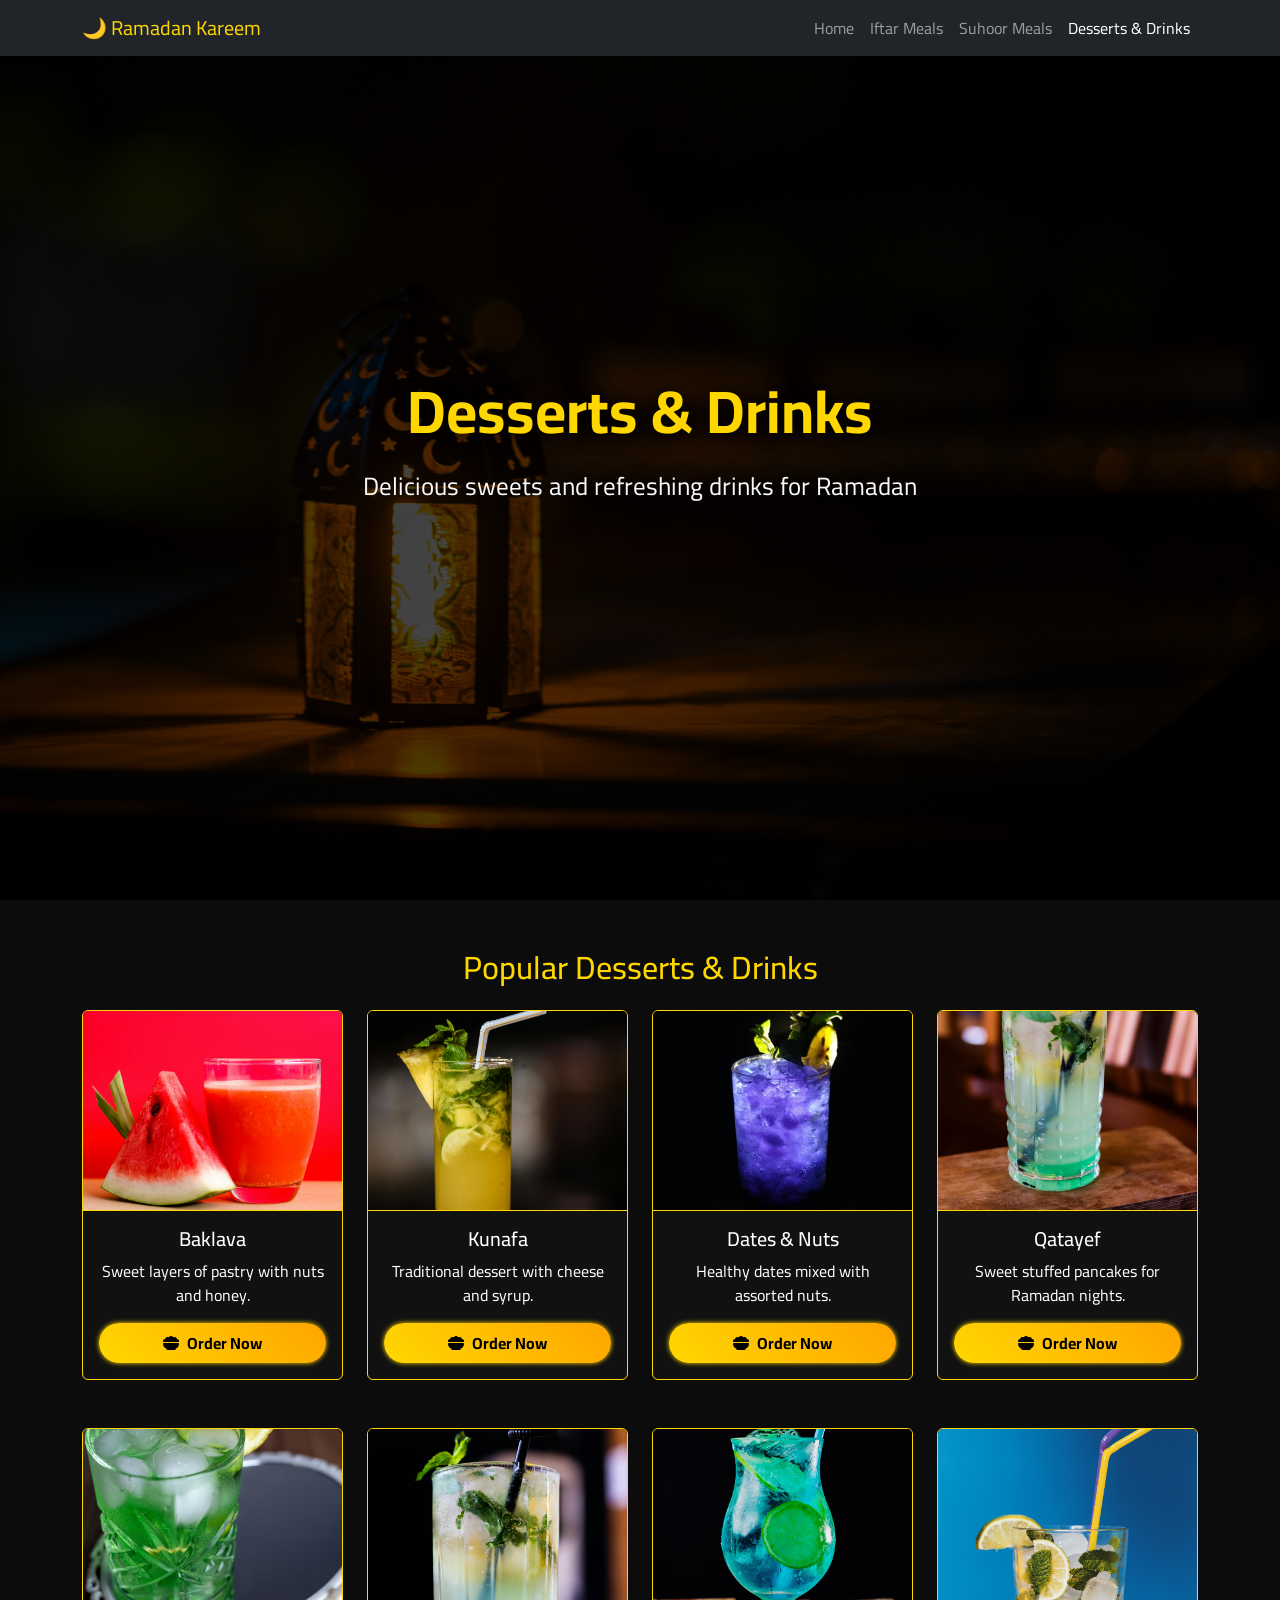
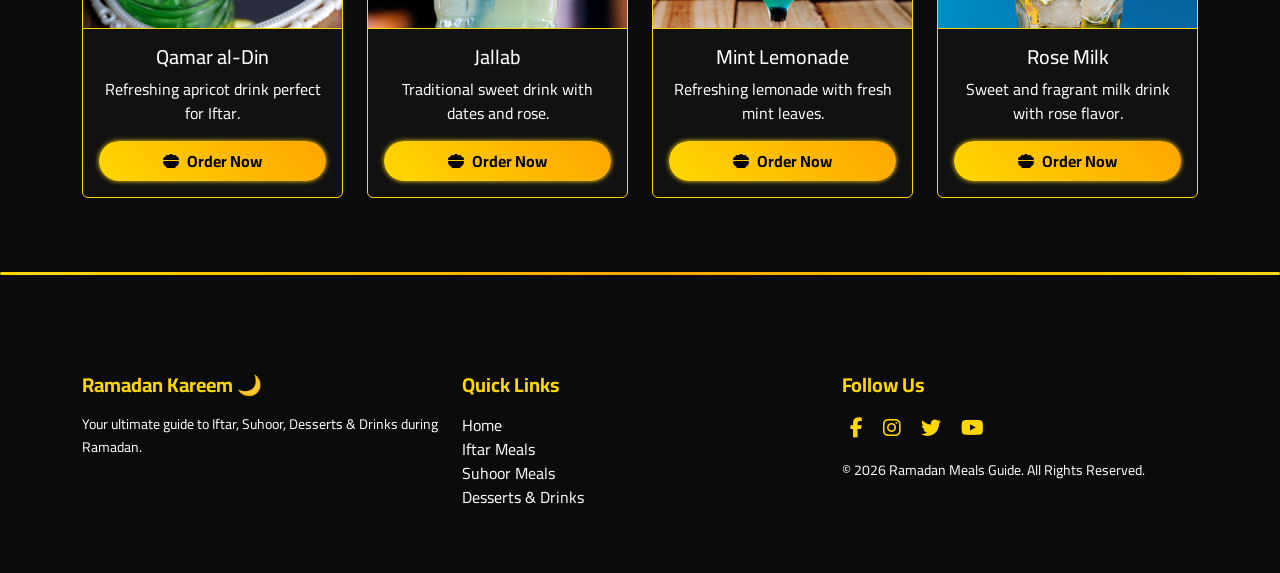
<file: drinks&deserts.html>
<!DOCTYPE html>
<html lang="en">
<head>
    <meta charset="UTF-8">
    <meta name="viewport" content="width=device-width, initial-scale=1">

    <title>Desserts & Drinks | Ramadan Kareem</title>

    <!-- Bootstrap -->
    <link href="https://cdn.jsdelivr.net/npm/bootstrap@5.3.2/dist/css/bootstrap.min.css" rel="stylesheet">

    <!-- Font Awesome -->
    <link rel="stylesheet"
    href="https://cdnjs.cloudflare.com/ajax/libs/font-awesome/6.5.0/css/all.min.css">

    <!-- Google Font -->
    <link href="https://fonts.googleapis.com/css2?family=Cairo:wght@300;600;800&display=swap" rel="stylesheet">

    <!-- CSS -->
    <link rel="stylesheet" href="./css/style.css">
</head>
<body>

<!-- ================= NAVBAR ================= -->
<nav class="navbar navbar-expand-lg navbar-dark bg-dark fixed-top">
    <div class="container">

        <a class="navbar-brand gold" href="index.html">🌙 Ramadan Kareem</a>

        <button class="navbar-toggler" type="button" data-bs-toggle="collapse" data-bs-target="#navMenu">
            <span class="navbar-toggler-icon"></span>
        </button>

        <div class="collapse navbar-collapse" id="navMenu">
            <ul class="navbar-nav ms-auto">
                <li class="nav-item"><a class="nav-link" href="index.html">Home</a></li>
                <li class="nav-item"><a class="nav-link" href="iftar.html">Iftar Meals</a></li>
                <li class="nav-item"><a class="nav-link" href="shour.html">Suhoor Meals</a></li>
                <li class="nav-item"><a class="nav-link active" href="drinks&deserts.html">Desserts & Drinks</a></li>
                
            </ul>
        </div>

    </div>
</nav>

<!-- ================= HERO ================= -->
<section class="hero" style="background-image: url(./assets/images/12.jpg);">
    <div class="hero-overlay">
        <div class="container text-center text-light">
            <h1 class="hero-title">Desserts & Drinks</h1>
            <p class="hero-text">Delicious sweets and refreshing drinks for Ramadan</p>
        </div>
    </div>
</section>

<!-- ================= CARDS 8 ================= -->
<section class="container mt-5">
    <h2 class="section-title text-center">Popular Desserts & Drinks</h2>

    <!-- Row 1: 4 Cards -->
    <div class="row mt-4">

        <!-- Card 1 -->
        <div class="col-md-3 mb-4">
            <div class="card food-card">
                <img src="./assets/images/1.jpg" class="card-img-top">
                <div class="card-body text-center">
                    <h5>Baklava</h5>
                    <p>Sweet layers of pastry with nuts and honey.</p>
                    <a href="#" class="btn view-btn"><i class="fa-solid fa-bowl-food"></i> Order Now</a>
                </div>
            </div>
        </div>

        <!-- Card 2 -->
        <div class="col-md-3 mb-4">
            <div class="card food-card">
                <img src="./assets/images/2.jpg" class="card-img-top">
                <div class="card-body text-center">
                    <h5>Kunafa</h5>
                    <p>Traditional dessert with cheese and syrup.</p>
                    <a href="#" class="btn view-btn"><i class="fa-solid fa-bowl-food"></i> Order Now</a>
                </div>
            </div>
        </div>

        <!-- Card 3 -->
        <div class="col-md-3 mb-4">
            <div class="card food-card">
                <img src="./assets/images/pexels-tonyleong81-2093089.jpg" class="card-img-top">
                <div class="card-body text-center">
                    <h5>Dates & Nuts</h5>
                    <p>Healthy dates mixed with assorted nuts.</p>
                    <a href="#" class="btn view-btn"><i class="fa-solid fa-bowl-food"></i> Order Now</a>
                </div>
            </div>
        </div>

        <!-- Card 4 -->
        <div class="col-md-3 mb-4">
            <div class="card food-card">
                <img src="./assets/images/3.jpg" class="card-img-top">
                <div class="card-body text-center">
                    <h5>Qatayef</h5>
                    <p>Sweet stuffed pancakes for Ramadan nights.</p>
                    <a href="order.html" class="btn view-btn"><i class="fa-solid fa-bowl-food"></i> Order Now</a>
                </div>
            </div>
        </div>

    </div>

    <!-- Row 2: 4 Cards -->
    <div class="row mt-4">

        <!-- Card 5 -->
        <div class="col-md-3 mb-4">
            <div class="card food-card">
                <img src="./assets/images/4.jpg" class="card-img-top">
                <div class="card-body text-center">
                    <h5>Qamar al-Din</h5>
                    <p>Refreshing apricot drink perfect for Iftar.</p>
                    <a href="order.html" class="btn view-btn"><i class="fa-solid fa-bowl-food"></i> Order Now</a>
                </div>
            </div>
        </div>

        <!-- Card 6 -->
        <div class="col-md-3 mb-4">
            <div class="card food-card">
                <img src="./assets/images/5.jpg" class="card-img-top">
                <div class="card-body text-center">
                    <h5>Jallab</h5>
                    <p>Traditional sweet drink with dates and rose.</p>
                    <a href="order.html" class="btn view-btn"><i class="fa-solid fa-bowl-food"></i> Order Now</a>
                </div>
            </div>
        </div>

        <!-- Card 7 -->
        <div class="col-md-3 mb-4">
            <div class="card food-card">
                <img src="./assets/images/6.jpg" class="card-img-top">
                <div class="card-body text-center">
                    <h5>Mint Lemonade</h5>
                    <p>Refreshing lemonade with fresh mint leaves.</p>
                    <a href="order.html" class="btn view-btn"><i class="fa-solid fa-bowl-food"></i> Order Now</a>
                </div>
            </div>
        </div>

        <!-- Card 8 -->
        <div class="col-md-3 mb-4">
            <div class="card food-card">
                <img src="./assets/images/7.jpg" class="card-img-top">
                <div class="card-body text-center">
                    <h5>Rose Milk</h5>
                    <p>Sweet and fragrant milk drink with rose flavor.</p>
                    <a href="order.html" class="btn view-btn"><i class="fa-solid fa-bowl-food"></i> Order Now</a>
                </div>
            </div>
        </div>

    </div>

</section>

<!-- Divider -->
<div class="footer-divider"></div>

<!-- ================= FOOTER ================= -->
<footer class="footer pt-5 pb-4">
    <div class="container">
        <div class="row text-center text-md-start">

            <!-- About -->
            <div class="col-md-4 mb-4">
                <h5 class="gold mb-3">Ramadan Kareem 🌙</h5>
                <p class="text-white">
                    Your ultimate guide to Iftar, Suhoor, Desserts & Drinks during Ramadan.
                </p>
            </div>

            <!-- Quick Links -->
            <div class="col-md-4 mb-4">
                <h5 class="gold mb-3">Quick Links</h5>
                <ul class="list-unstyled">
                    <li><a href="index.html" class="footer-link">Home</a></li>
                    <li><a href="iftar.html" class="footer-link">Iftar Meals</a></li>
                    <li><a href="shour.html" class="footer-link">Suhoor Meals</a></li>
                    <li><a href="drinks&deserts.html" class="footer-link">Desserts & Drinks</a></li>
                   
                </ul>
            </div>

            <!-- Social -->
            <div class="col-md-4 mb-4 text-center text-md-start">
                <h5 class="gold mb-3">Follow Us</h5>
                <div class="social-icons mb-3">
                    <a href="#"><i class="fab fa-facebook-f"></i></a>
                    <a href="#"><i class="fab fa-instagram"></i></a>
                    <a href="#"><i class="fab fa-twitter"></i></a>
                    <a href="#"><i class="fab fa-youtube"></i></a>
                </div>
                <p class="text-white">© 2026 Ramadan Meals Guide. All Rights Reserved.</p>
            </div>

        </div>
    </div>
</footer>

<!-- Bootstrap JS -->
<script src="https://cdn.jsdelivr.net/npm/bootstrap@5.3.2/dist/js/bootstrap.bundle.min.js"></script>

</body>
</html>
</file>
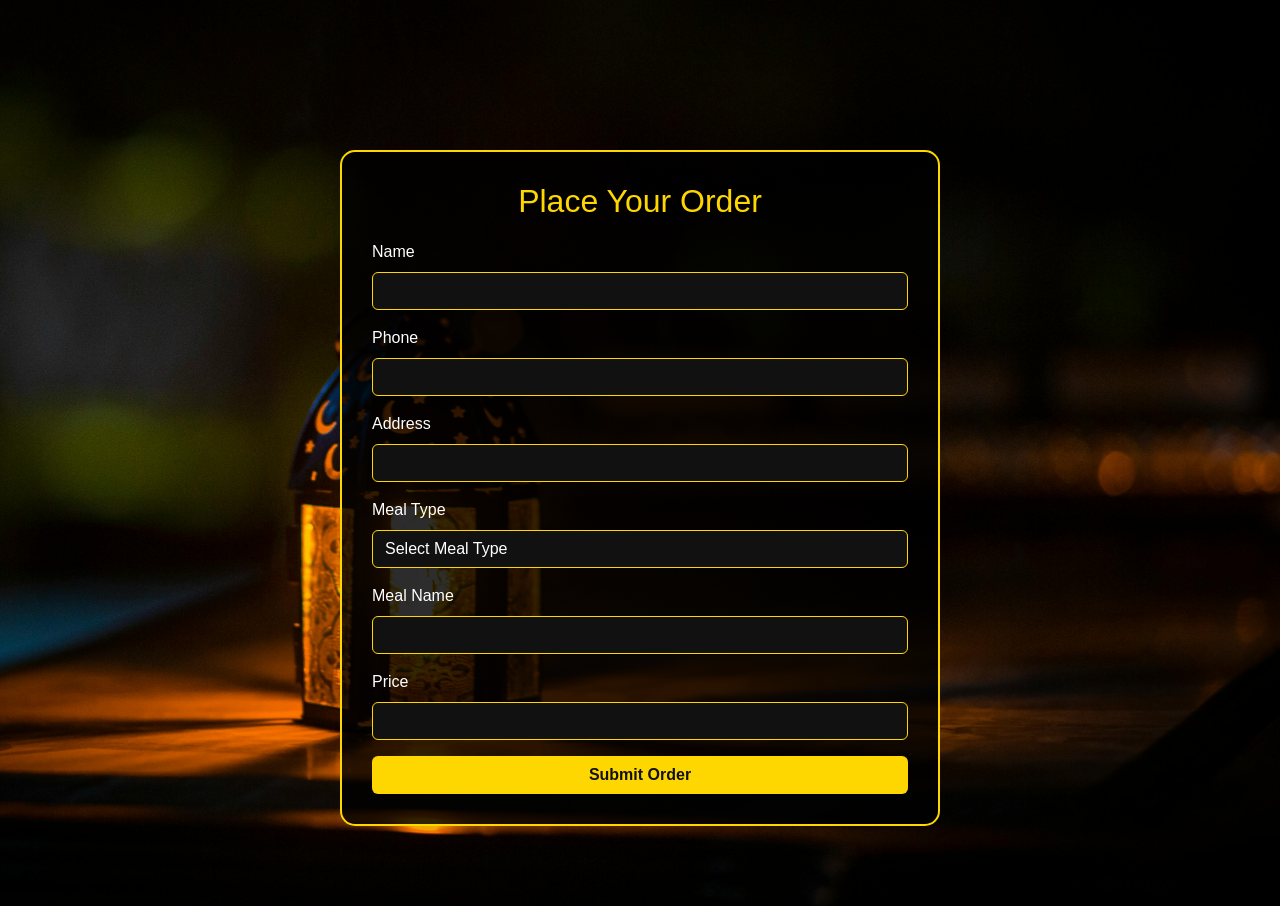
<file: order.html>
<!DOCTYPE html>
<html lang="en">

<head>
    <meta charset="UTF-8">
    <meta name="viewport" content="width=device-width, initial-scale=1">
    <title>Place Your Order | Ramadan Kareem</title>
    <link href="https://cdn.jsdelivr.net/npm/bootstrap@5.3.2/dist/css/bootstrap.min.css" rel="stylesheet">
    <style>
        body {
            background: url('./assets/images/12.jpg') center/cover no-repeat;
            color: #fff;
            font-family: 'Cairo', sans-serif;
            padding-top: 70px;
        }

        .form-container {
            max-width: 600px;
            margin: 80px auto;
            background: rgba(0, 0, 0, 0.8);
            padding: 30px;
            border-radius: 15px;
            border: 2px solid gold;
        }

        h2 {
            color: gold;
            text-align: center;
            margin-bottom: 20px;
        }

        .form-label {
            color: #fff;
        }

        .form-control,
        .form-select {
            background: #111;
            color: #fff;
            border: 1px solid gold;
        }

        .form-control:focus,
        .form-select:focus {
            border-color: orange;
            box-shadow: 0 0 5px gold;
        }

        .btn-order {
            background: gold;
            color: #111;
            font-weight: 600;
            width: 100%;
        }

        .btn-order:hover {
            background: darkorange;
            color: #fff;
        }
    </style>
</head>

<body>

    <div class="form-container">
        <h2>Place Your Order</h2>
        <form id="orderForm">
            <div class="mb-3">
                <label class="form-label">Name</label>
                <input type="text" class="form-control" id="customerName" required>
            </div>
            <div class="mb-3">
                <label class="form-label">Phone</label>
                <input type="tel" class="form-control" id="customerPhone" required>
            </div>
            <div class="mb-3">
                <label class="form-label">Address</label>
                <input type="text" class="form-control" id="customerAddress" required>
            </div>
            <div class="mb-3">
                <label class="form-label">Meal Type</label>
                <select class="form-select" id="mealType" required>
                    <option value="" disabled selected>Select Meal Type</option>
                    <option>Iftar Meal</option>
                    <option>Suhoor Meal</option>
                    <option>Dessert / Drink</option>
                </select>
            </div>
            <div class="mb-3">
                <label class="form-label">Meal Name</label>
                <input type="text" class="form-control" id="mealName" required>
            </div>
            <div class="mb-3">
                <label class="form-label">Price</label>
                <input type="number" class="form-control" id="mealPrice" required>
            </div>
            <button type="submit" class="btn btn-order">Submit Order</button>
        </form>
    </div>

    <script>
        const form = document.getElementById('orderForm');

        form.addEventListener('submit', function (e) {
            e.preventDefault();

            const orderData = {
                name: document.getElementById('customerName').value,
                phone: document.getElementById('customerPhone').value,
                address: document.getElementById('customerAddress').value,
                mealType: document.getElementById('mealType').value,
                mealName: document.getElementById('mealName').value,
                price: document.getElementById('mealPrice').value
            };

            console.log('Order Submitted:', orderData);

            // حفظ في LocalStorage
            localStorage.setItem('latestOrder', JSON.stringify(orderData));

            // تحويل لصفحة orders.html
            window.location.href = 'orders.html';
        });
    </script>

</body>

</html>
</file>
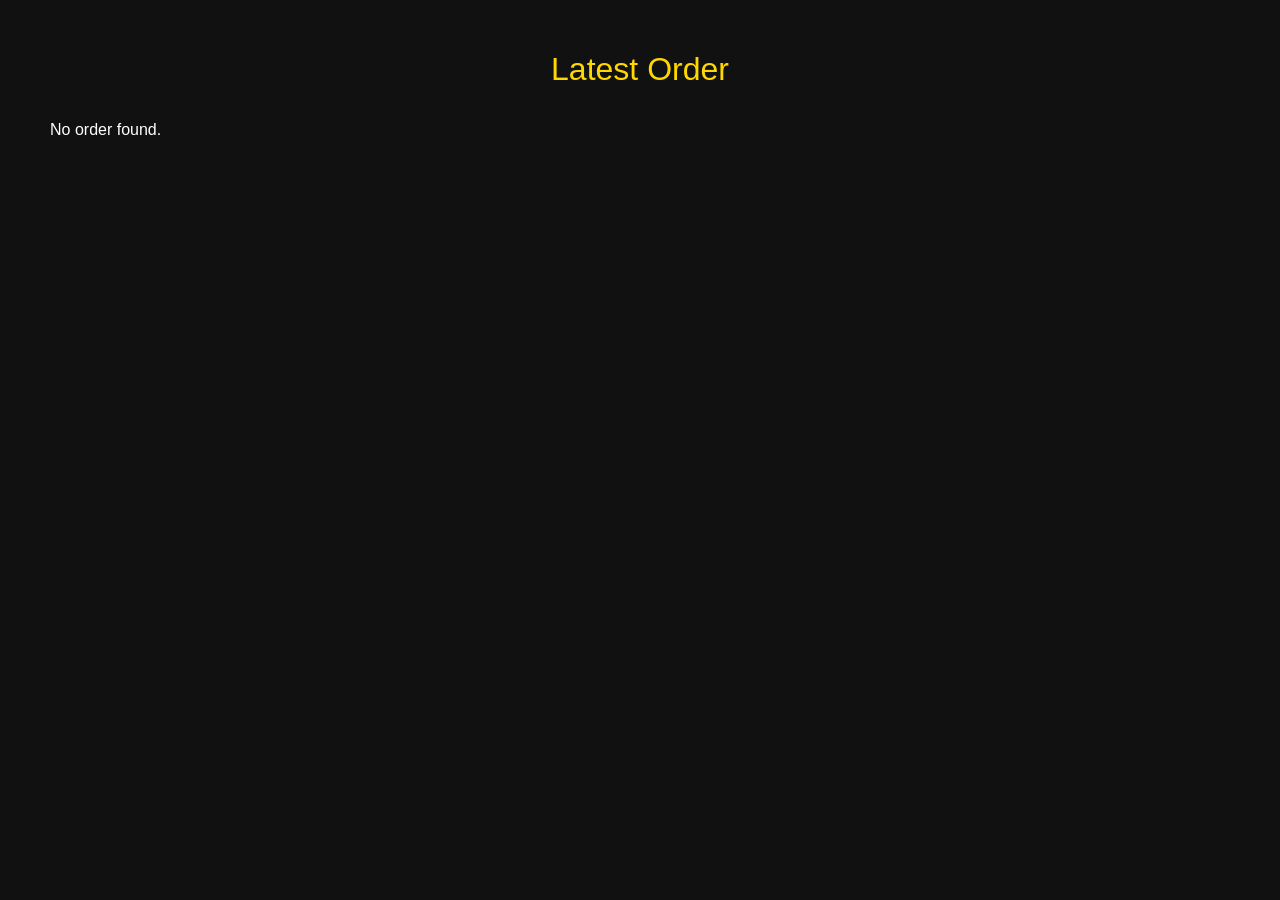
<file: orders.html>
<!DOCTYPE html>
<html lang="en">
<head>
<meta charset="UTF-8">
<meta name="viewport" content="width=device-width, initial-scale=1">
<title>Orders | Ramadan Kareem</title>
<link href="https://cdn.jsdelivr.net/npm/bootstrap@5.3.2/dist/css/bootstrap.min.css" rel="stylesheet">
<style> 
body{background:#111;color:#fff;font-family:'Cairo',sans-serif;padding:50px;}
h2{color:gold;text-align:center;margin-bottom:30px;}
.order-card{background:#222;border:1px solid gold;padding:20px;border-radius:10px;margin-bottom:20px;}
</style>
</head>
<body>

<h2>Latest Order</h2>
<div id="orderContainer"></div>

<script>
const orderContainer = document.getElementById('orderContainer');

// قراءة بيانات الطلب من LocalStorage
const orderData = JSON.parse(localStorage.getItem('latestOrder'));

if(orderData){
    const card = document.createElement('div');
    card.classList.add('order-card');
    card.innerHTML = `
        <p><strong>Name:</strong> ${orderData.name}</p>
        <p><strong>Phone:</strong> ${orderData.phone}</p>
        <p><strong>Address:</strong> ${orderData.address}</p>
        <p><strong>Meal Type:</strong> ${orderData.mealType}</p>
        <p><strong>Meal Name:</strong> ${orderData.mealName}</p>
        <p><strong>Price:</strong> $${orderData.price}</p>
    `;
    orderContainer.appendChild(card);
}else{
    orderContainer.innerHTML = "<p>No order found.</p>";
}
</script>

</body>
</html>
</file>
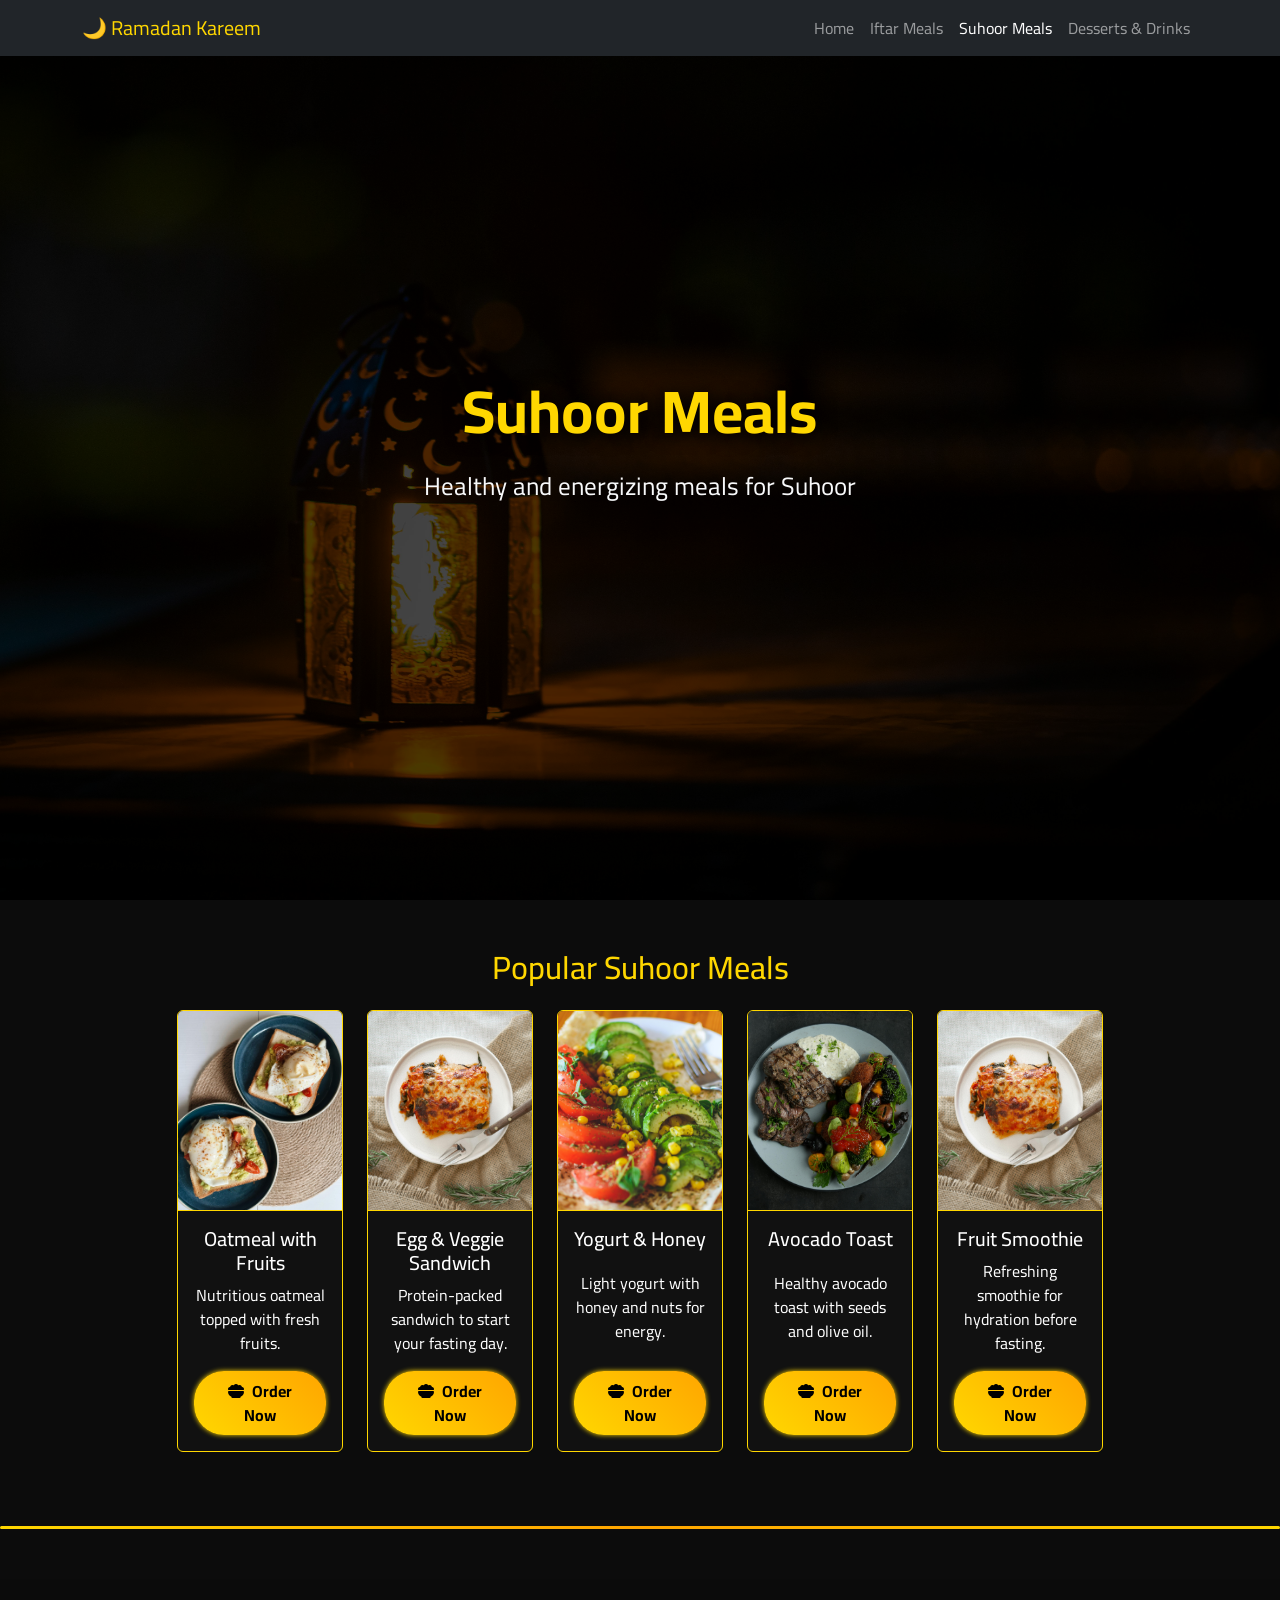
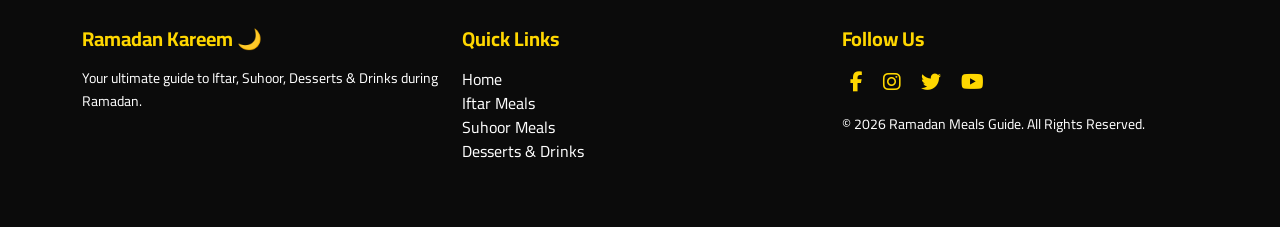
<file: shour.html>
<!DOCTYPE html>
<html lang="en">
<head>
    <meta charset="UTF-8">
    <meta name="viewport" content="width=device-width, initial-scale=1">

    <title>Suhoor Meals | Ramadan Kareem</title>
    <link href="https://cdn.jsdelivr.net/npm/bootstrap@5.3.2/dist/css/bootstrap.min.css" rel="stylesheet">
   
    <link rel="stylesheet"
    href="https://cdnjs.cloudflare.com/ajax/libs/font-awesome/6.5.0/css/all.min.css">

    <link href="https://fonts.googleapis.com/css2?family=Cairo:wght@300;600;800&display=swap" rel="stylesheet">
    <link rel="stylesheet" href="./css/style.css">

</head>

<body>

<!-- ================= NAVBAR ================= -->
<nav class="navbar navbar-expand-lg navbar-dark bg-dark fixed-top">
    <div class="container">

        <a class="navbar-brand gold" href="index.html">🌙 Ramadan Kareem</a>

        <button class="navbar-toggler" type="button" data-bs-toggle="collapse" data-bs-target="#navMenu">
            <span class="navbar-toggler-icon"></span>
        </button>

        <div class="collapse navbar-collapse" id="navMenu">
            <ul class="navbar-nav ms-auto">
                <li class="nav-item"><a class="nav-link" href="index.html">Home</a></li>
                <li class="nav-item"><a class="nav-link" href="iftar.html">Iftar Meals</a></li>
                <li class="nav-item"><a class="nav-link active" href="shour.html">Suhoor Meals</a></li>
                <li class="nav-item"><a class="nav-link" href="drinks&deserts.html">Desserts & Drinks</a></li>
                
            </ul>
        </div>

    </div>
</nav>

<!-- ================= HERO ================= -->
<section class="hero" style="background-image: url(./assets/images/12.jpg);">
    <div class="hero-overlay">
        <div class="container text-center text-light">
            <h1 class="hero-title">Suhoor Meals</h1>
            <p class="hero-text">Healthy and energizing meals for Suhoor</p>
        </div>
    </div>
</section>

<!-- ================= CARDS 5 in a row ================= -->
<section class="container mt-5">
    <h2 class="section-title text-center">Popular Suhoor Meals</h2>

    <div class="row mt-4 justify-content-center">

        <!-- Card 1 -->
        <div class="col-lg-2 col-md-4 mb-4">
            <div class="card food-card">
                <img src="./assets/images/pexels-aliaksandra-babko-2148943026-30471825.jpg" class="card-img-top">
                <div class="card-body text-center">
                    <h5>Oatmeal with Fruits</h5>
                    <p>Nutritious oatmeal topped with fresh fruits.</p>
                    <a href="order.html" class="btn view-btn"><i class="fa-solid fa-bowl-food"></i> Order Now</a>
                </div>
            </div>
        </div>

        <!-- Card 2 -->
        <div class="col-lg-2 col-md-4 mb-4">
            <div class="card food-card">
                <img src="./assets/images/pexels-anna-guerrero-788383-4079522.jpg" class="card-img-top">
                <div class="card-body text-center">
                    <h5>Egg & Veggie Sandwich</h5>
                    <p>Protein-packed sandwich to start your fasting day.</p>
                    <a href="order.html" class="btn view-btn"><i class="fa-solid fa-bowl-food"></i> Order Now</a>
                </div>
            </div>
        </div>

        <!-- Card 3 -->
        <div class="col-lg-2 col-md-4 mb-4">
            <div class="card food-card">
                <img src="./assets/images/pexels-bulbfish-1143754.jpg" class="card-img-top">
                <div class="card-body text-center">
                    <h5>Yogurt & Honey</h5>
                    <p>Light yogurt with honey and nuts for energy.</p>
                    <a href="order.html" class="btn view-btn"><i class="fa-solid fa-bowl-food"></i> Order Now</a>
                </div>
            </div>
        </div>

        <!-- Card 4 -->
        <div class="col-lg-2 col-md-4 mb-4">
            <div class="card food-card">
                <img src="./assets/images/pexels-esmihel-16444386.jpg" class="card-img-top">
                <div class="card-body text-center">
                    <h5>Avocado Toast</h5>
                    <p>Healthy avocado toast with seeds and olive oil.</p>
                    <a href="order.html" class="btn view-btn"><i class="fa-solid fa-bowl-food"></i> Order Now</a>
                </div>
            </div>
        </div>

        <!-- Card 5 -->
        <div class="col-lg-2 col-md-4 mb-4">
            <div class="card food-card">
                <img src="./assets/images/pexels-anna-guerrero-788383-4079522.jpg" class="card-img-top">
                <div class="card-body text-center">
                    <h5>Fruit Smoothie</h5>
                    <p>Refreshing smoothie for hydration before fasting.</p>
                    <a href="order.html" class="btn view-btn"><i class="fa-solid fa-bowl-food"></i> Order Now</a>
                </div>
            </div>
        </div>

    </div>

</section>

<!-- Divider -->
<div class="footer-divider"></div>

<!-- ================= FOOTER ================= -->
<footer class="footer pt-5 pb-4">
    <div class="container">
        <div class="row text-center text-md-start">

            <!-- About -->
            <div class="col-md-4 mb-4">
                <h5 class="gold mb-3">Ramadan Kareem 🌙</h5>
                <p class="text-white">
                    Your ultimate guide to Iftar, Suhoor, Desserts & Drinks during Ramadan.
                </p>
            </div>

            <!-- Quick Links -->
            <div class="col-md-4 mb-4">
                <h5 class="gold mb-3">Quick Links</h5>
                <ul class="list-unstyled">
                    <li><a href="index.html" class="footer-link">Home</a></li>
                    <li><a href="iftar.html" class="footer-link">Iftar Meals</a></li>
                    <li><a href="shour.html" class="footer-link">Suhoor Meals</a></li>
                    <li><a href="drinks&deserts.html" class="footer-link">Desserts & Drinks</a></li>
               
                </ul>
            </div>

            <!-- Social -->
            <div class="col-md-4 mb-4 text-center text-md-start">
                <h5 class="gold mb-3">Follow Us</h5>
                <div class="social-icons mb-3">
                    <a href="#"><i class="fab fa-facebook-f"></i></a>
                    <a href="#"><i class="fab fa-instagram"></i></a>
                    <a href="#"><i class="fab fa-twitter"></i></a>
                    <a href="#"><i class="fab fa-youtube"></i></a>
                </div>
                <p class="text-white">© 2026 Ramadan Meals Guide. All Rights Reserved.</p>
            </div>

        </div>
    </div>
</footer>

<!-- Bootstrap JS -->
<script src="https://cdn.jsdelivr.net/npm/bootstrap@5.3.2/dist/js/bootstrap.bundle.min.js"></script>

</body>
</html>
</file>
<file: css/style.css>
body {
    font-family: 'Cairo', sans-serif;
    background: #0c0c0c;
    color: white;
}


/* gold color */

.gold {
    color: gold;
}


/* hero */

/* ===== HERO SECTION ===== */

.hero {
    position: relative;
    height: 100vh;
    width: 100%;
    overflow: hidden;
}

/* ===== VIDEO ===== */

.hero-video {
    position: absolute;
    top: 50%;
    left: 50%;

    min-width: 100%;
    min-height: 100%;

    transform: translate(-50%, -50%);
    object-fit: cover;

    z-index: -2;
}

/* ===== OVERLAY ===== */

.hero-overlay {
    position: absolute;
    top: 0;
    left: 0;

    width: 100%;
    height: 100%;

    background: linear-gradient(
        rgba(0, 0, 0, 0.486),
        rgba(0, 0, 0, 0.315),
        rgba(0, 0, 0, 0.342)
    );

    display: flex;
    align-items: center;
    justify-content: center;
}

/* ===== TEXT ===== */

.hero-content {
    z-index: 2;
}

.hero-title {
    font-size: 70px;
    font-weight: bold;
    color: gold;
    text-shadow: 0 0 20px black;
}

.hero-text {
    font-size: 24px;
    margin: 20px 0;
}

/* ===== BUTTON ===== */

.btn-gold {
    background: gold;
    color: black;
    border: none;
    padding: 12px 25px;
    font-weight: bold;
    transition: 0.3s;
}

.btn-gold:hover {
    background: orange;
    color: white;
}




/* cards */

body {
    font-family: 'Cairo', sans-serif;
    background: #0c0c0c;
    color: white;
}

/* gold color */
.gold {
    color: gold;
}

/* hero */
.hero {
    height: 100vh;
    background: url("https://images.unsplash.com/photo-1589987607627-9f6d1b6c7a3a") center/cover no-repeat;
}

.hero-overlay {
    background: rgba(0,0,0,0.7);
    height: 100%;
    display: flex;
    align-items: center;
}

.hero-title {
    font-size: 60px;
    color: gold;
    animation: fade 2s;
}

.hero-text {
    font-size: 25px;
}

.btn-gold {
    background: gold;
    border: none;
    color: black;
}

.btn-gold:hover {
    background: orange;
}

/* ===== View Button Ramadan Style ===== */
.view-btn {
    background: linear-gradient(45deg, gold, orange);
    color: black;
    border: none;
    padding: 8px 18px;
    border-radius: 30px;
    font-weight: bold;
    transition: 0.4s;
    box-shadow: 0 0 5px gold;
}

.view-btn i {
    margin-right: 5px;
}

.view-btn:hover {
    transform: scale(1.1);
    box-shadow: 0 0 15px gold, 0 0 25px orange;
    color: black;
}

/* cards */
.food-card {
    background: #111;
    border: 1px solid gold;
    transition: 0.4s;
}

.food-card:hover {
    transform: translateY(-8px);
    box-shadow: 0 0 20px rgba(255, 217, 0, 0.39);
}

.section-title {
    color: gold;
}

.food-card h5,
.food-card p {
    color: white;
}
/* footer */
.footer {
    background: #000;
    padding: 30px;
}

.social i {
    font-size: 22px;
    margin: 10px;
    color: gold;
}

/* animation */
@keyframes fade {
    from {
        opacity: 0;
        transform: translateY(-20px);
    }
    to {
        opacity: 1;
        transform: translateY(0);
    }
}

/* footer */
/* 
.footer {

    background: #000;

    padding: 30px;

}

.social i {

    font-size: 22px;

    margin: 10px;

    color: gold;

} */



.footer-divider {
    width: 100%;
    height: 3px;
    background: linear-gradient(90deg, gold, orange, gold);
    margin: 50px 0; 
    border-radius: 5px;
}



/* Footer Styles */
.footer {
    background: #0b0b0b;
}

.footer h5 {
    font-weight: 700;
}

.footer p {
    font-size: 14px;
    line-height: 1.6;
}

.footer .footer-link {
    color: #fff;
    text-decoration: none;
    transition: 0.3s;
}

.footer .footer-link:hover {
    color: gold;
}

.social-icons a {
    display: inline-block;
    margin: 0 8px;
    color: gold;
    font-size: 20px;
    transition: 0.3s;
}

.social-icons a:hover {
    color: orange;
    transform: scale(1.2);
}









/* animation */

@keyframes fade {

    from {
        opacity: 0;
        transform: translateY(-20px);
    }

    to {
        opacity: 1;
        transform: translateY(0);
    }

}


/* Make all food cards same height */
.food-card {
    display: flex;
    flex-direction: column;
    height: 100%;
    background: #111;
    border: 1px solid gold;
    transition: 0.4s;
}

.food-card img.card-img-top {
    height: 200px; /* ثابت */
    object-fit: cover; /* الصورة تغطي المساحة بدون تشويه */
    border-bottom: 1px solid gold;
}

.food-card .card-body {
    flex: 1; /* يملي مساحة الكارد */
    display: flex;
    flex-direction: column;
    justify-content: space-between; /* يباعد بين النص والزر */
    text-align: center;
}
</file>
